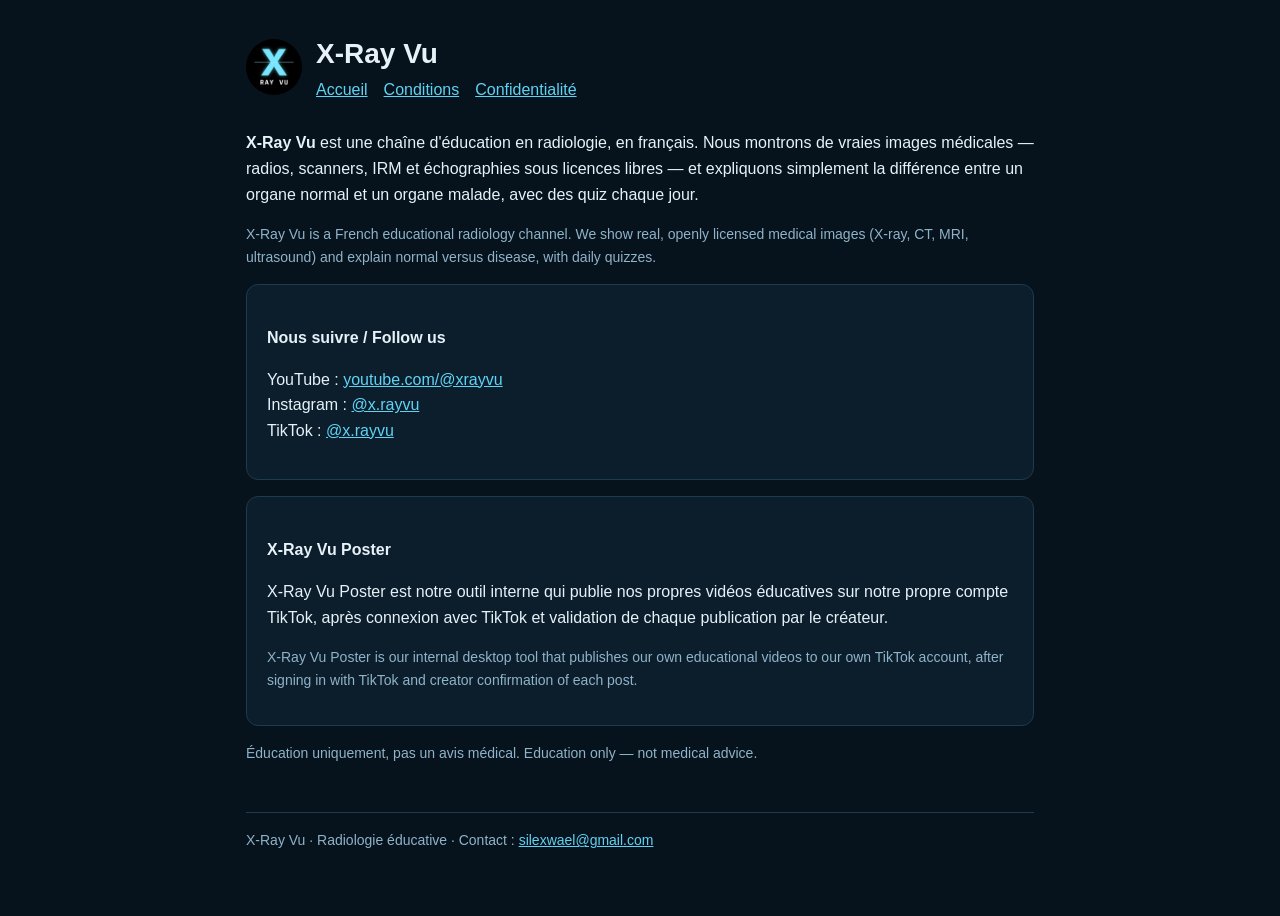
<file: index.html>
<!doctype html><html lang="fr"><head><meta charset="utf-8"><meta name="viewport" content="width=device-width,initial-scale=1"><link rel="stylesheet" href="style.css"><link rel="icon" href="logo.png"><title>X-Ray Vu</title><meta name="description" content="X-Ray Vu : de vraies radios, scanners, IRM et échographies expliqués simplement."></head><body><div class="wrap"><header><img src="logo.png" alt="X-Ray Vu"><div><h1>X-Ray Vu</h1><nav><a href="./">Accueil</a><a href="terms.html">Conditions</a><a href="privacy.html">Confidentialité</a></nav></div></header>
<p><strong>X-Ray Vu</strong> est une chaîne d'éducation en radiologie, en français. Nous montrons de vraies images médicales — radios, scanners, IRM et échographies sous licences libres — et expliquons simplement la différence entre un organe normal et un organe malade, avec des quiz chaque jour.</p>
<p class="mute">X-Ray Vu is a French educational radiology channel. We show real, openly licensed medical images (X-ray, CT, MRI, ultrasound) and explain normal versus disease, with daily quizzes.</p>
<div class="card"><h3>Nous suivre / Follow us</h3>
<p>YouTube : <a href="https://youtube.com/@xrayvu">youtube.com/@xrayvu</a><br>Instagram : <a href="https://www.instagram.com/x.rayvu/">@x.rayvu</a><br>TikTok : <a href="https://www.tiktok.com/@x.rayvu">@x.rayvu</a></p></div>
<div class="card"><h3>X-Ray Vu Poster</h3>
<p>X-Ray Vu Poster est notre outil interne qui publie nos propres vidéos éducatives sur notre propre compte TikTok, après connexion avec TikTok et validation de chaque publication par le créateur.</p>
<p class="mute">X-Ray Vu Poster is our internal desktop tool that publishes our own educational videos to our own TikTok account, after signing in with TikTok and creator confirmation of each post.</p></div>
<p class="mute">Éducation uniquement, pas un avis médical. Education only — not medical advice.</p>
<footer>X-Ray Vu · Radiologie éducative · Contact : <a href="mailto:silexwael@gmail.com">silexwael@gmail.com</a></footer></div></body></html>
</file>
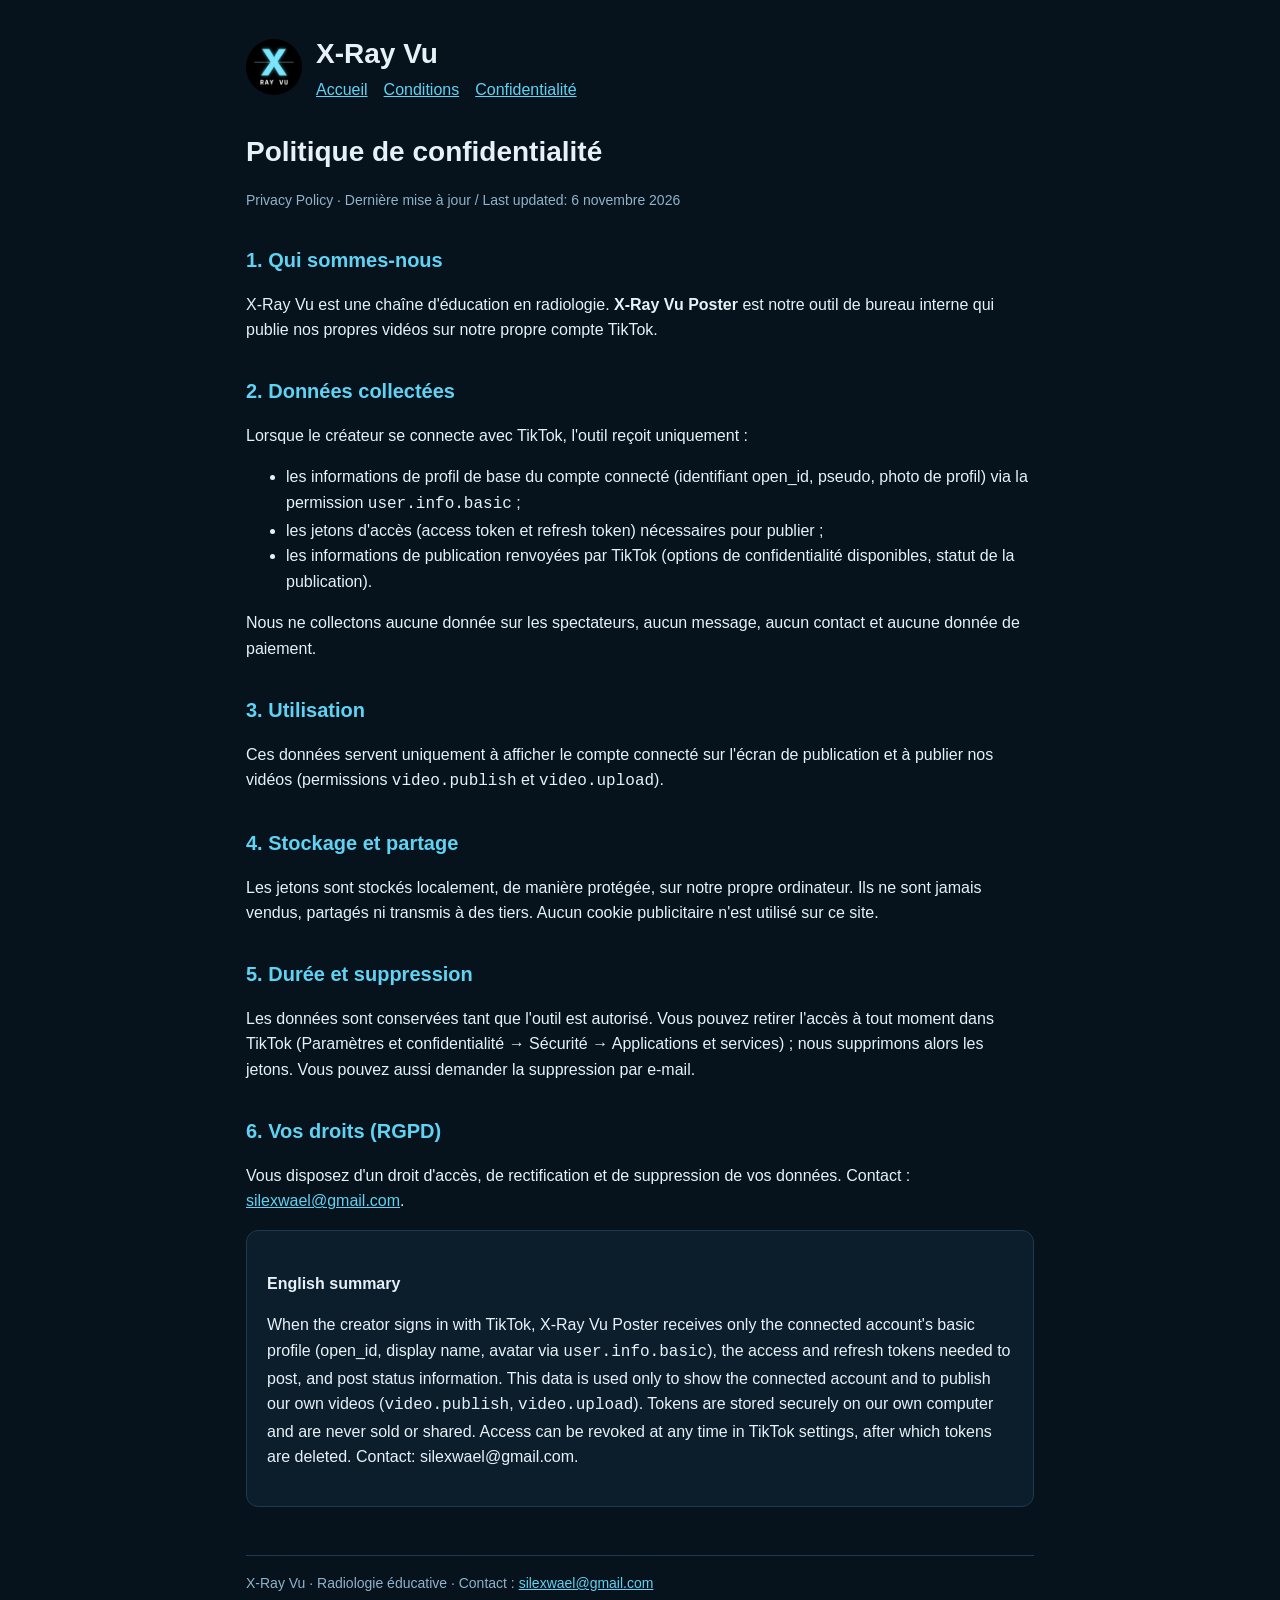
<file: privacy.html>
<!doctype html><html lang="fr"><head><meta charset="utf-8"><meta name="viewport" content="width=device-width,initial-scale=1"><link rel="stylesheet" href="style.css"><link rel="icon" href="logo.png"><title>Politique de confidentialité · X-Ray Vu</title></head><body><div class="wrap"><header><img src="logo.png" alt="X-Ray Vu"><div><h1>X-Ray Vu</h1><nav><a href="./">Accueil</a><a href="terms.html">Conditions</a><a href="privacy.html">Confidentialité</a></nav></div></header>
<h1>Politique de confidentialité</h1><p class="mute">Privacy Policy · Dernière mise à jour / Last updated: 6 novembre 2026</p>
<h2>1. Qui sommes-nous</h2><p>X-Ray Vu est une chaîne d'éducation en radiologie. <strong>X-Ray Vu Poster</strong> est notre outil de bureau interne qui publie nos propres vidéos sur notre propre compte TikTok.</p>
<h2>2. Données collectées</h2><p>Lorsque le créateur se connecte avec TikTok, l'outil reçoit uniquement :</p><ul>
<li>les informations de profil de base du compte connecté (identifiant open_id, pseudo, photo de profil) via la permission <code>user.info.basic</code> ;</li>
<li>les jetons d'accès (access token et refresh token) nécessaires pour publier ;</li>
<li>les informations de publication renvoyées par TikTok (options de confidentialité disponibles, statut de la publication).</li></ul>
<p>Nous ne collectons aucune donnée sur les spectateurs, aucun message, aucun contact et aucune donnée de paiement.</p>
<h2>3. Utilisation</h2><p>Ces données servent uniquement à afficher le compte connecté sur l'écran de publication et à publier nos vidéos (permissions <code>video.publish</code> et <code>video.upload</code>).</p>
<h2>4. Stockage et partage</h2><p>Les jetons sont stockés localement, de manière protégée, sur notre propre ordinateur. Ils ne sont jamais vendus, partagés ni transmis à des tiers. Aucun cookie publicitaire n'est utilisé sur ce site.</p>
<h2>5. Durée et suppression</h2><p>Les données sont conservées tant que l'outil est autorisé. Vous pouvez retirer l'accès à tout moment dans TikTok (Paramètres et confidentialité → Sécurité → Applications et services) ; nous supprimons alors les jetons. Vous pouvez aussi demander la suppression par e-mail.</p>
<h2>6. Vos droits (RGPD)</h2><p>Vous disposez d'un droit d'accès, de rectification et de suppression de vos données. Contact : <a href="mailto:silexwael@gmail.com">silexwael@gmail.com</a>.</p>
<div class="card"><h3>English summary</h3><p>When the creator signs in with TikTok, X-Ray Vu Poster receives only the connected account's basic profile (open_id, display name, avatar via <code>user.info.basic</code>), the access and refresh tokens needed to post, and post status information. This data is used only to show the connected account and to publish our own videos (<code>video.publish</code>, <code>video.upload</code>). Tokens are stored securely on our own computer and are never sold or shared. Access can be revoked at any time in TikTok settings, after which tokens are deleted. Contact: silexwael@gmail.com.</p></div>
<footer>X-Ray Vu · Radiologie éducative · Contact : <a href="mailto:silexwael@gmail.com">silexwael@gmail.com</a></footer></div></body></html>
</file>
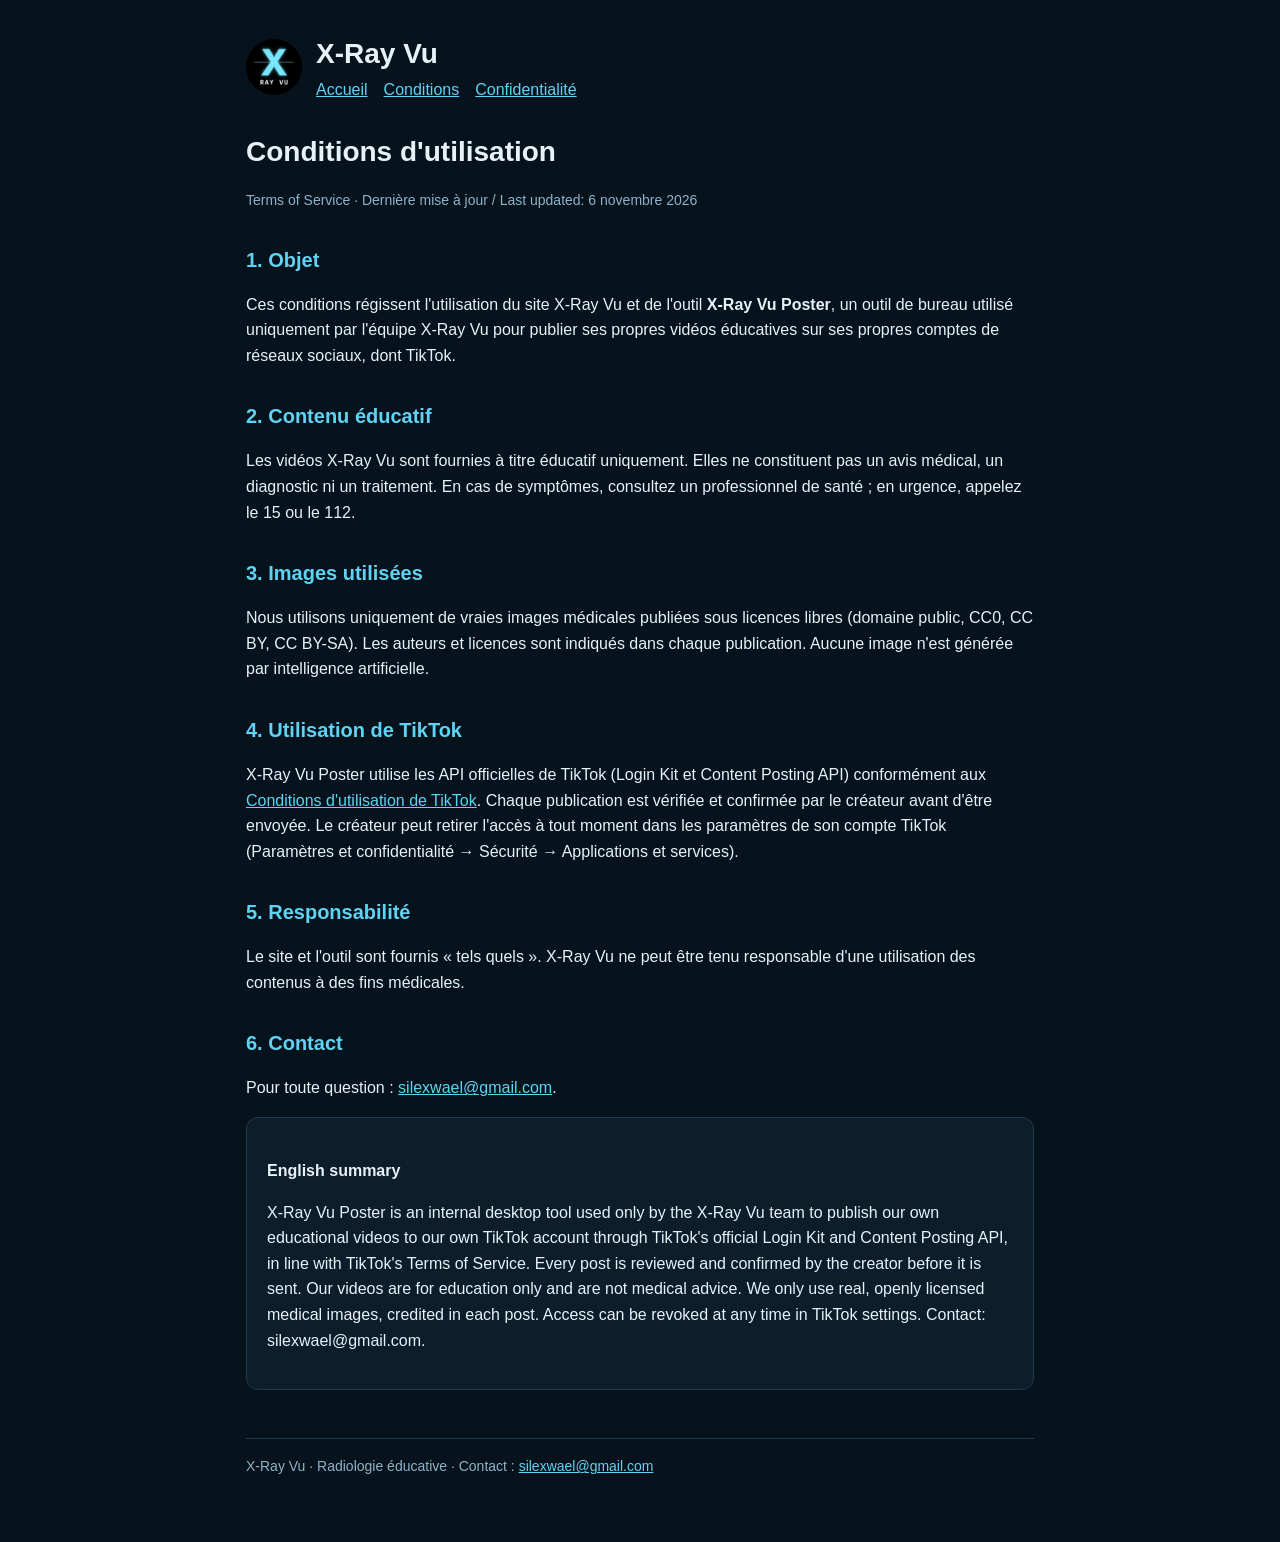
<file: terms.html>
<!doctype html><html lang="fr"><head><meta charset="utf-8"><meta name="viewport" content="width=device-width,initial-scale=1"><link rel="stylesheet" href="style.css"><link rel="icon" href="logo.png"><title>Conditions d'utilisation · X-Ray Vu</title></head><body><div class="wrap"><header><img src="logo.png" alt="X-Ray Vu"><div><h1>X-Ray Vu</h1><nav><a href="./">Accueil</a><a href="terms.html">Conditions</a><a href="privacy.html">Confidentialité</a></nav></div></header>
<h1>Conditions d'utilisation</h1><p class="mute">Terms of Service · Dernière mise à jour / Last updated: 6 novembre 2026</p>
<h2>1. Objet</h2><p>Ces conditions régissent l'utilisation du site X-Ray Vu et de l'outil <strong>X-Ray Vu Poster</strong>, un outil de bureau utilisé uniquement par l'équipe X-Ray Vu pour publier ses propres vidéos éducatives sur ses propres comptes de réseaux sociaux, dont TikTok.</p>
<h2>2. Contenu éducatif</h2><p>Les vidéos X-Ray Vu sont fournies à titre éducatif uniquement. Elles ne constituent pas un avis médical, un diagnostic ni un traitement. En cas de symptômes, consultez un professionnel de santé ; en urgence, appelez le 15 ou le 112.</p>
<h2>3. Images utilisées</h2><p>Nous utilisons uniquement de vraies images médicales publiées sous licences libres (domaine public, CC0, CC BY, CC BY-SA). Les auteurs et licences sont indiqués dans chaque publication. Aucune image n'est générée par intelligence artificielle.</p>
<h2>4. Utilisation de TikTok</h2><p>X-Ray Vu Poster utilise les API officielles de TikTok (Login Kit et Content Posting API) conformément aux <a href="https://www.tiktok.com/legal/terms-of-service">Conditions d'utilisation de TikTok</a>. Chaque publication est vérifiée et confirmée par le créateur avant d'être envoyée. Le créateur peut retirer l'accès à tout moment dans les paramètres de son compte TikTok (Paramètres et confidentialité → Sécurité → Applications et services).</p>
<h2>5. Responsabilité</h2><p>Le site et l'outil sont fournis « tels quels ». X-Ray Vu ne peut être tenu responsable d'une utilisation des contenus à des fins médicales.</p>
<h2>6. Contact</h2><p>Pour toute question : <a href="mailto:silexwael@gmail.com">silexwael@gmail.com</a>.</p>
<div class="card"><h3>English summary</h3><p>X-Ray Vu Poster is an internal desktop tool used only by the X-Ray Vu team to publish our own educational videos to our own TikTok account through TikTok's official Login Kit and Content Posting API, in line with TikTok's Terms of Service. Every post is reviewed and confirmed by the creator before it is sent. Our videos are for education only and are not medical advice. We only use real, openly licensed medical images, credited in each post. Access can be revoked at any time in TikTok settings. Contact: silexwael@gmail.com.</p></div>
<footer>X-Ray Vu · Radiologie éducative · Contact : <a href="mailto:silexwael@gmail.com">silexwael@gmail.com</a></footer></div></body></html>
</file>
<file: style.css>
:root{--bg:#06121c;--card:#0c1e2c;--ink:#e6f1f8;--mute:#8fb3c9;--acc:#5fd3f3;--line:#1d3a4f}
*{box-sizing:border-box}body{margin:0;background:var(--bg);color:var(--ink);font:16px/1.6 -apple-system,BlinkMacSystemFont,"Segoe UI",Roboto,Helvetica,Arial,sans-serif}
.wrap{max-width:820px;margin:0 auto;padding:32px 16px 64px}
header{display:flex;align-items:center;gap:14px;margin-bottom:28px}header img{width:56px;height:56px;border-radius:50%}
h1{font-size:28px;margin:0}h2{font-size:20px;margin:32px 0 8px;color:var(--acc)}h3{font-size:16px;margin:20px 0 4px}
p,li{color:var(--ink)}.mute{color:var(--mute);font-size:14px}a{color:var(--acc)}
nav a{margin-right:16px}.card{background:var(--card);border:1px solid var(--line);border-radius:12px;padding:20px;margin:16px 0}
footer{margin-top:48px;border-top:1px solid var(--line);padding-top:16px;color:var(--mute);font-size:14px}
</file>
